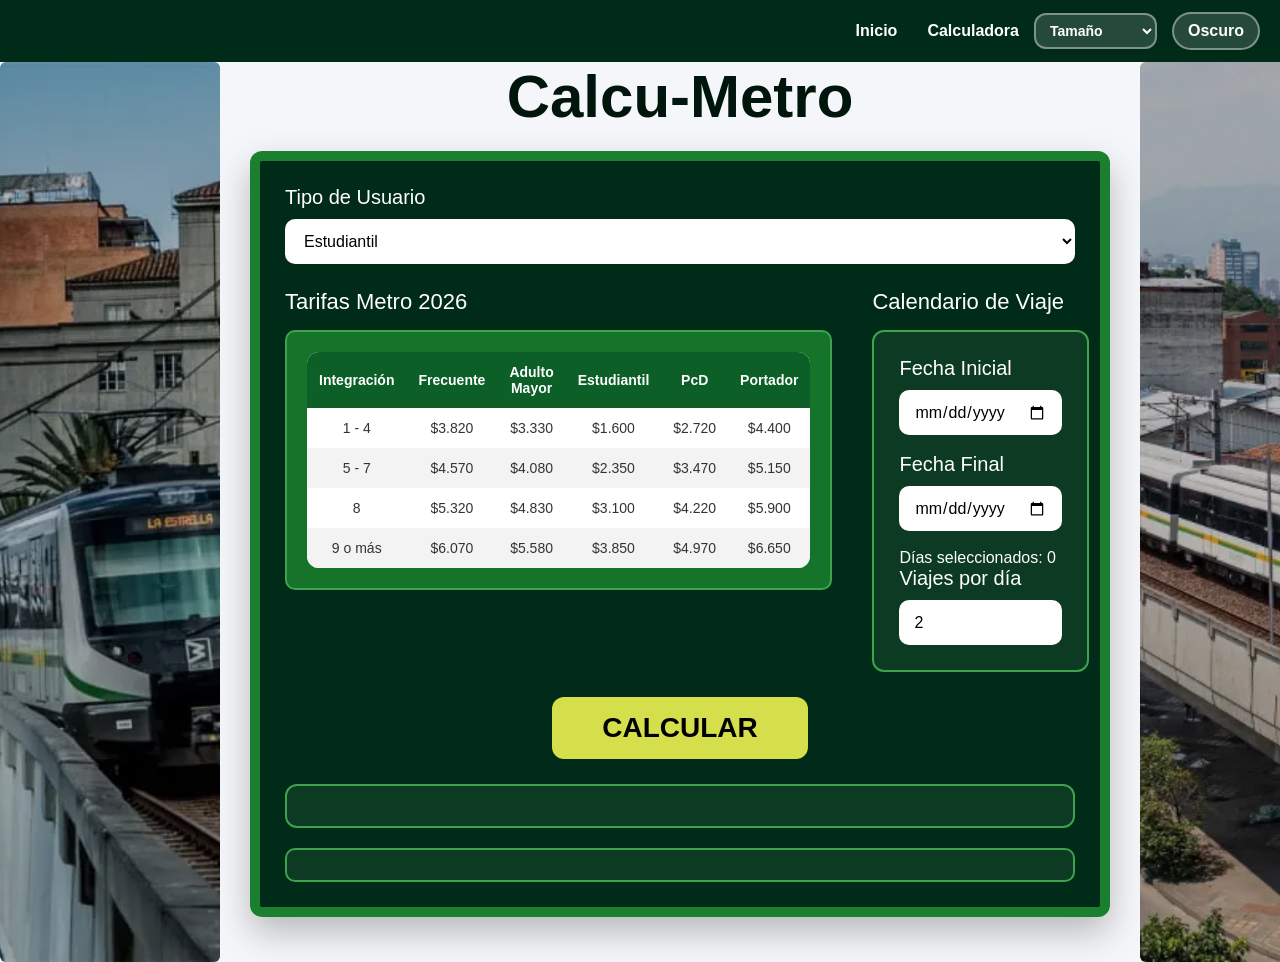
<file: index.html>
<!DOCTYPE html>
<html lang="es">

<head>
  <meta charset="UTF-8" />
  <meta name="viewport" content="width=device-width, initial-scale=1.0" />
  <title>Calcu-Metro | Tarifas 2026</title>
  <link rel="stylesheet" href="style.css" />
</head>

<body>

  <header>
    <div
      style="display:flex; justify-content:flex-end; align-items:center; gap:15px; padding:12px 20px; background:#002b18;">
      <ul class="nav-linkss">
        <li>
          <a href="landing.html">Inicio</a>
        </li>

        <li>
          <a href="index.html">Calculadora</a>
        </li>
      </ul>


      <select id="tamano" onchange="cambiarTamano()">
        <option value="16" selected>Tamaño</option>
        <option value="14">Pequeño</option>
        <option value="16">Normal</option>
        <option value="20">Grande</option>
        <option value="24">Muy grande</option>
      </select>
      <button class="dark-toggle" id="darkToggle" onclick="toggleDark()"
        style="background:rgba(255,255,255,0.15); border:2px solid rgba(255,255,255,0.4); color:white; border-radius:50px; padding:6px 14px; font-size:1rem; cursor:pointer;">
        Oscuro
      </button>
    </div>

  </header>


  <div class="container">

    <div class="banner banner1"></div>

    <div class="main">
      <h1>Calcu-Metro</h1>

      <div class="card">
        <label>Tipo de Usuario</label>
        <select id="tipoUsuario">
          <option value="Frecuente">Frecuente</option>
          <option value="Adulto Mayor">Adulto Mayor</option>
          <option value="Estudiantil" selected>Estudiantil</option>
          <option value="PcD">Persona con Discapacidad (PcD)</option>
          <option value="Portador">Portador</option>
        </select>

        <div class="grid">

          <div>
            <div class="section-title">Tarifas Metro 2026</div>
            <div class="radio-box">
              <table class="tabla-tarifas">
                <thead>
                  <tr>
                    <th>Integración</th>
                    <th>Frecuente</th>
                    <th>Adulto Mayor</th>
                    <th>Estudiantil</th>
                    <th>PcD</th>
                    <th>Portador</th>
                  </tr>
                </thead>
                <tbody>
                  <tr>
                    <td>1 - 4</td>
                    <td>$3.820</td>
                    <td>$3.330</td>
                    <td>$1.600</td>
                    <td>$2.720</td>
                    <td>$4.400</td>
                  </tr>
                  <tr>
                    <td>5 - 7</td>
                    <td>$4.570</td>
                    <td>$4.080</td>
                    <td>$2.350</td>
                    <td>$3.470</td>
                    <td>$5.150</td>
                  </tr>
                  <tr>
                    <td>8</td>
                    <td>$5.320</td>
                    <td>$4.830</td>
                    <td>$3.100</td>
                    <td>$4.220</td>
                    <td>$5.900</td>
                  </tr>
                  <tr>
                    <td>9 o más</td>
                    <td>$6.070</td>
                    <td>$5.580</td>
                    <td>$3.850</td>
                    <td>$4.970</td>
                    <td>$6.650</td>
                  </tr>
                </tbody>
              </table>


            </div>
          </div>

          <!-- CALENDARIO -->
          <div>
            <div class="section-title">Calendario de Viaje</div>

            <div class="calendar">

              <label>Fecha Inicial</label>
              <input type="date" id="fechaInicio">

              <br><br>

              <label>Fecha Final</label>
              <input type="date" id="fechaFin">

              <br><br>

              <p>
                Días seleccionados:
                <span id="diasSeleccionados">0</span>
              </p>

              <label>Viajes por día</label>
              <input type="number" id="viajesDia" min="1" value="2">

            </div>
          </div>

        </div>

        <div class="btn-area">
          <button id="calcular">
            CALCULAR
          </button>
        </div>

        <div id="resultado"></div>

        <div id="tip" class="tip-box"></div>

      </div>

    </div>

    <div class="banner banner2"></div>

  </div>

  <script src="script.js"></script>
</file>
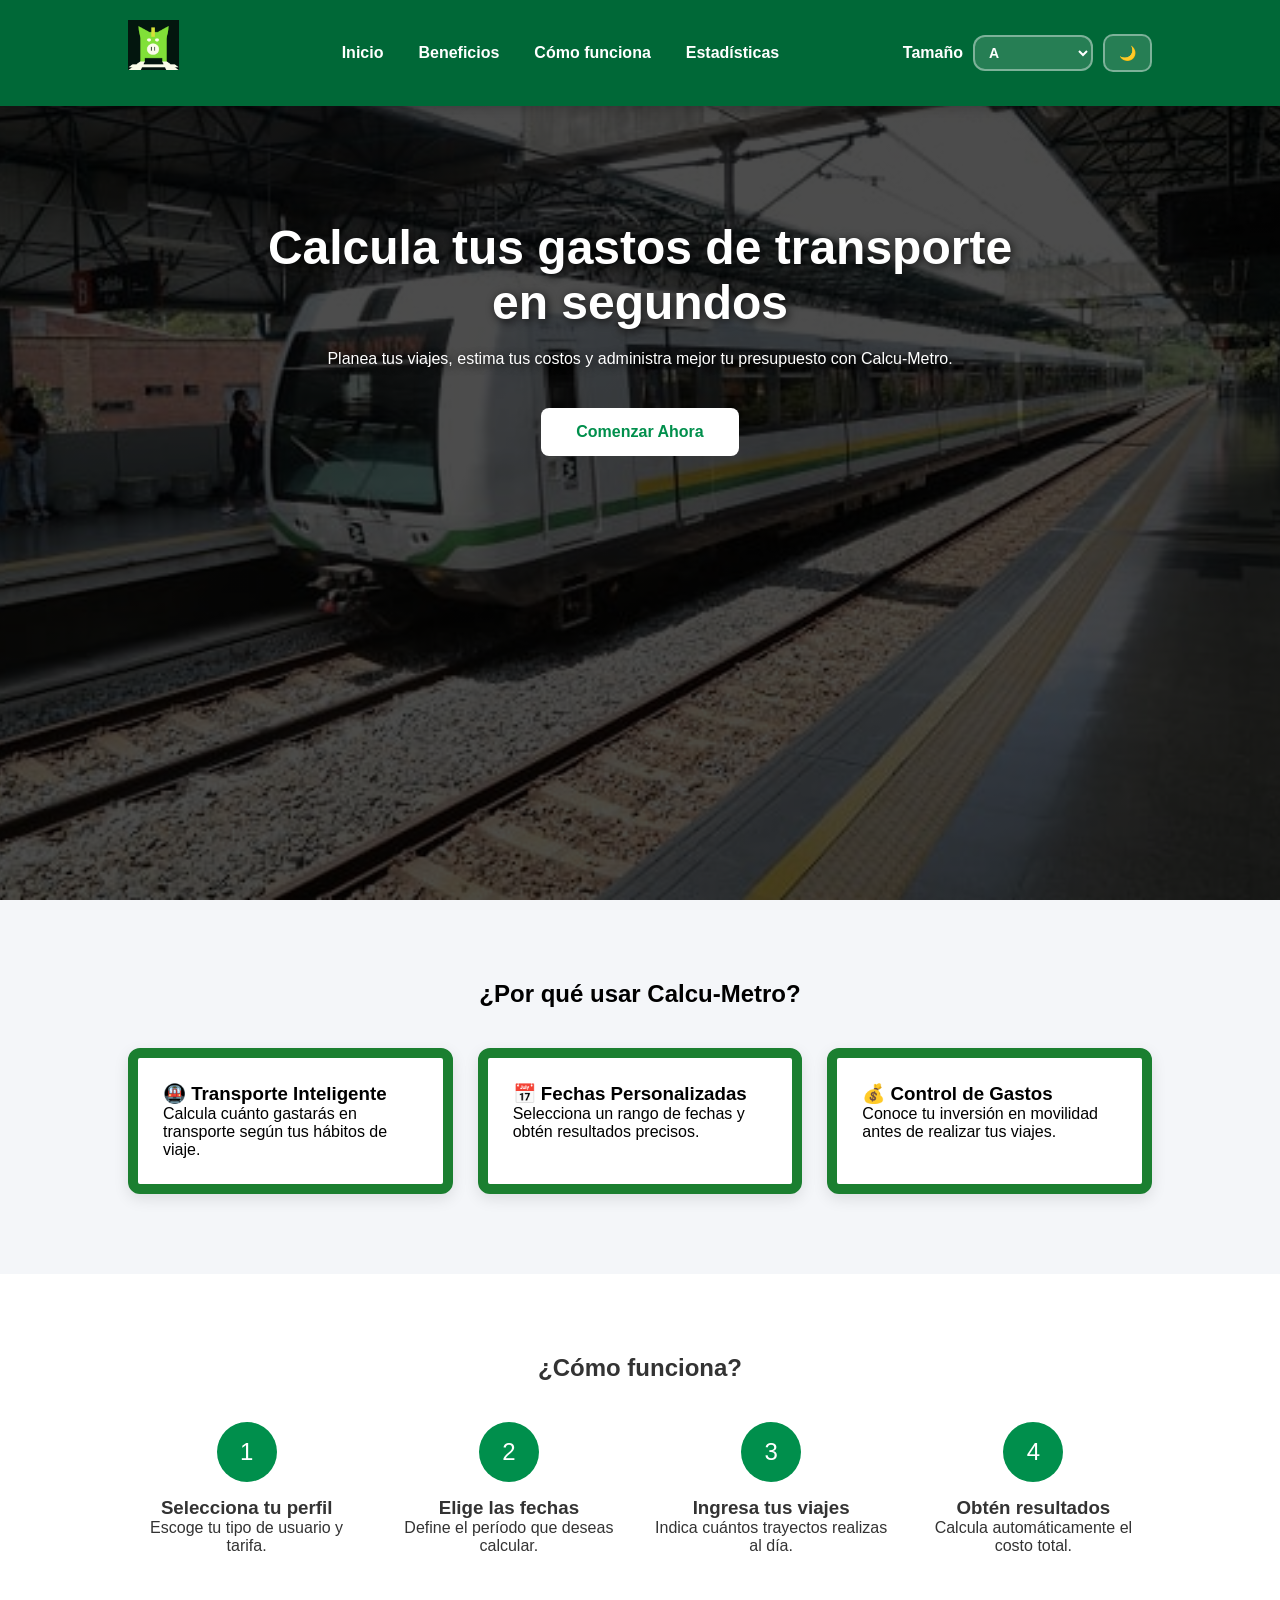
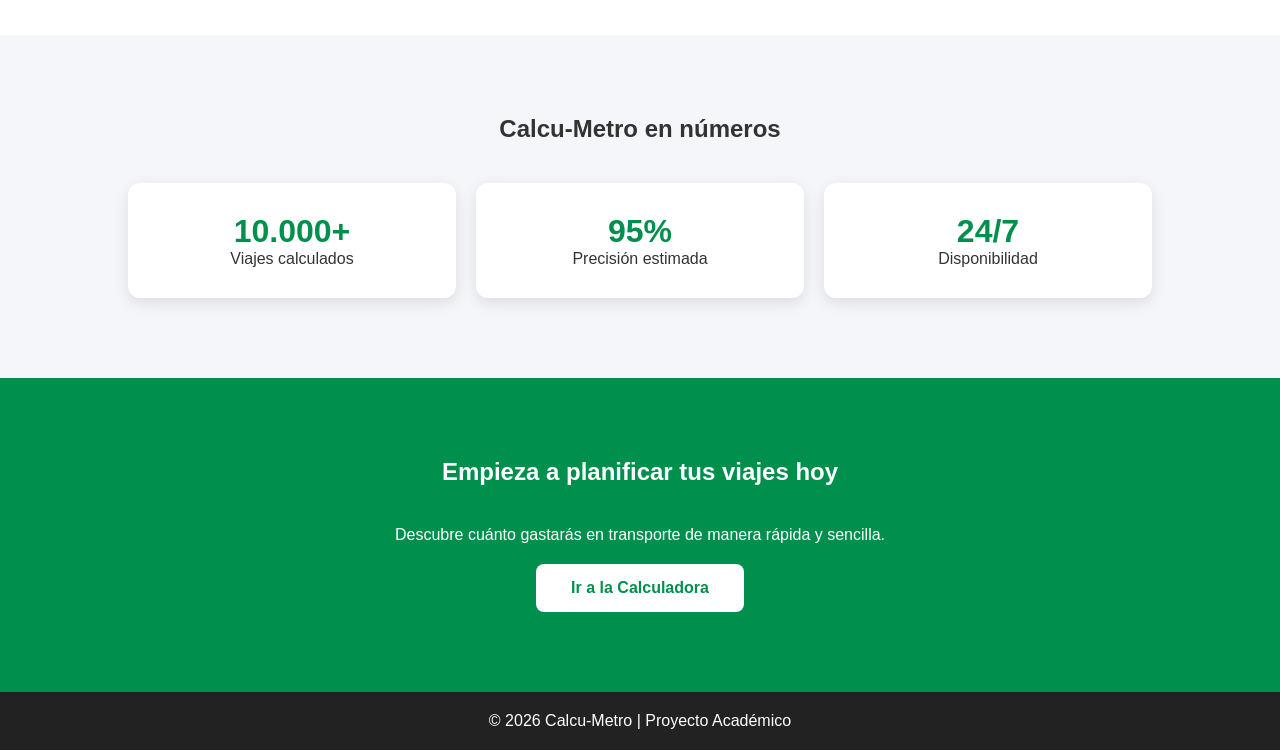
<file: landing.html>
<!DOCTYPE html>
<html lang="es">

<head>
    <meta charset="UTF-8">
    <meta name="viewport" content="width=device-width, initial-scale=1.0">
    <title>Calcu-Metro</title>
    <link rel="stylesheet" href="style.css">
</head>

<body>

    <header class="hero">

        <nav class="navbar">
            <div class="logo">
                <img src="img/logo.png" alt="Logo Calcu-Metro">
            </div>

            <ul>
                <li><a href="index.html">Inicio</a></li>
                <li><a href="#beneficios">Beneficios</a></li>
                <li><a href="#funciona">Cómo funciona</a></li>
                <li><a href="#estadisticas">Estadísticas</a></li>
            </ul>

            <div class="nav-actions">

                <label for="tamano">Tamaño</label>

                <select id="tamano" onchange="cambiarTamano()">
                    <option value="14">A-</option>
                    <option value="16" selected>A</option>
                    <option value="20">A+</option>
                    <option value="24">A++</option>
                </select>

                <button class="dark-toggle" id="darkToggle" onclick="toggleDark()">
                    🌙
                </button>

            </div>
        </nav>

        <div class="hero-content">

            <h1>Calcula tus gastos de transporte en segundos</h1>

            <p>
                Planea tus viajes, estima tus costos y administra
                mejor tu presupuesto con Calcu-Metro.

            </p>

            <a href="index.html" class="btn">
                Comenzar Ahora
            </a>

        </div>

    </header>

    <section id="beneficios" class="beneficios">

        <h2>¿Por qué usar Calcu-Metro?</h2>

        <div class="cards">

            <div class="card">
                <h3>🚇 Transporte Inteligente</h3>
                <p>
                    Calcula cuánto gastarás en transporte
                    según tus hábitos de viaje.
                </p>
            </div>

            <div class="card">
                <h3>📅 Fechas Personalizadas</h3>
                <p>
                    Selecciona un rango de fechas y obtén
                    resultados precisos.
                </p>
            </div>

            <div class="card">
                <h3>💰 Control de Gastos</h3>
                <p>
                    Conoce tu inversión en movilidad antes
                    de realizar tus viajes.
                </p>
            </div>

        </div>

    </section>

    <section id="funciona" class="funciona">

        <h2>¿Cómo funciona?</h2>

        <div class="steps">

            <div class="step">
                <span>1</span>
                <h3>Selecciona tu perfil</h3>
                <p>
                    Escoge tu tipo de usuario y tarifa.
                </p>
            </div>

            <div class="step">
                <span>2</span>
                <h3>Elige las fechas</h3>
                <p>
                    Define el período que deseas calcular.
                </p>
            </div>

            <div class="step">
                <span>3</span>
                <h3>Ingresa tus viajes</h3>
                <p>
                    Indica cuántos trayectos realizas al día.
                </p>
            </div>

            <div class="step">
                <span>4</span>
                <h3>Obtén resultados</h3>
                <p>
                    Calcula automáticamente el costo total.
                </p>
            </div>

        </div>

    </section>

    <section id="estadisticas" class="estadisticas">

        <h2>Calcu-Metro en números</h2>

        <div class="stats">

            <div class="stat">
                <h3>10.000+</h3>
                <p>Viajes calculados</p>
            </div>

            <div class="stat">
                <h3>95%</h3>
                <p>Precisión estimada</p>
            </div>

            <div class="stat">
                <h3>24/7</h3>
                <p>Disponibilidad</p>
            </div>

        </div>

    </section>

    <section class="cta">

        <h2>Empieza a planificar tus viajes hoy</h2>

        <p>
            Descubre cuánto gastarás en transporte
            de manera rápida y sencilla.
        </p>

        <a href="index.html" class="btn">
            Ir a la Calculadora
        </a>

    </section>

    <footer>
        <p>© 2026 Calcu-Metro | Proyecto Académico</p>
    </footer>

    <script src="script.js"></script>
</body>

</html>
</file>
<file: style.css>
* {
    margin: 0;
    padding: 0;
    box-sizing: border-box;
    font-family: Arial, Helvetica, sans-serif;
}

body {
    background: #f3f2e8;
    min-height: 100vh;
}

.container {
    width: 100%;
    max-width: 1600px;
    margin: auto;

    display: grid;

    grid-template-columns: 220px 1fr 220px;

    gap: 30px;

    align-items: start;
}

/* BANNERS */

.banner {
    height: 550px;
    background: #137126;
    border-radius: 6px;
    overflow: hidden;
    display: flex;
    justify-content: center;
    align-items: center;
    color: white;
    font-size: 20px;
    font-weight: bold;
}

/* CONTENIDO */

.main {
    display: flex;
    flex-direction: column;
    align-items: center;
}

.logo {
    width: 90px;
    margin-bottom: 10px;
}

h1 {
    font-size: 60px;
    margin-bottom: 20px;
    color: #00150b;
}

.card {
    width: 100%;
    max-width: 860px;
    background: #002b18;
    border: 10px solid #1b7f30;
    border-radius: 10px;
    padding: 40px;
    color: white;
}

label {
    display: block;
    margin-bottom: 10px;
    font-size: 20px;
}

input[type="text"] {
    width: 300px;
    height: 40px;
    border-radius: 6px;
    border: none;
    padding: 10px;
    margin-bottom: 25px;
}

.grid {
    display: grid;
    grid-template-columns: 2fr 1fr;
    gap: 40px;
}

.section-title {
    font-size: 22px;
    margin-bottom: 15px;
}

.radio-box {
    background: #16742a;
    border: 2px solid #3ea34d;
    border-radius: 10px;
    padding: 20px;

    .radio-box {
        overflow-x: auto;
    }
}

.radio-box label {
    display: block;
    margin-bottom: 20px;
    font-size: 18px;
}

.calendar {
    background: #0d3a22;

    border: 2px solid #3ea34d;

    border-radius: 12px;

    padding: 25px;

    text-align: left;
}

.calendar table {
    width: 100%;
    border-collapse: collapse;
}

.calendar td {
    padding: 4px;
}

.btn-area {
    text-align: center;
    margin: 25px 0;
}

button {
    background: #d4df4b;
    color: #000;
    border: none;
    padding: 15px 50px;
    font-size: 28px;
    font-weight: bold;
    border-radius: 12px;
    cursor: pointer;
}

button:hover {
    transform: scale(1.03);
}

.tips {
    margin-top: 30px;
}

.tips h2 {
    margin-bottom: 20px;
    font-size: 28px;
}

.tip {
    display: flex;
    align-items: center;
    gap: 15px;
    margin-bottom: 20px;
}

.check {
    color: #d4df4b;
    font-size: 34px;
}

.tip-text {
    flex: 1;
    border: 2px solid #2d8d3b;
    border-radius: 8px;
    padding: 10px;
}

@media(max-width:900px) {

    .container {
        grid-template-columns: 1fr;
    }

    .banner {
        display: none;
    }

    .grid {
        grid-template-columns: 1fr;
    }

    h1 {
        font-size: 42px;
    }
}

* {
    margin: 0;
    padding: 0;
    box-sizing: border-box;
    font-family: Arial, Helvetica, sans-serif;
}

body {
    background: #f4f6f9;
    color: #333;
}

.hero {
    min-height: 100vh;

    background-image:
        linear-gradient(rgba(0, 0, 0, 0.7),
            rgba(0, 0, 0, 0.7)),
        url("img/fondo.jpg");

    background-size: cover;
    background-position: center;
    background-repeat: no-repeat;

    color: white;
}

.navbar {
    display: flex;
    justify-content: space-between;
    align-items: center;

    padding: 20px 10%;

    background: #006837;

    position: fixed;
    top: 0;
    left: 0;

    width: 100%;

    z-index: 1000;

    box-shadow: 0 2px 10px rgba(0, 0, 0, 0.2);
}

.logo {
    font-size: 1.5rem;
    font-weight: bold;
}

.navbar ul {
    display: flex;
    list-style: none;
    gap: 35px;
}

.navbar a {
    color: white;
    text-decoration: none;
    font-weight: bold;
    transition: 0.3s;
}

.navbar a:hover {
    opacity: 0.8;
}

.hero-content {
    text-align: center;
    max-width: 800px;
    margin: auto;
    padding-top: 220px;
}

.hero-content h1 {
    font-size: 3rem;
    margin-bottom: 20px;
    color: white;
    text-shadow: 2px 2px 10px rgba(0, 0, 0, 0.8);
}

.hero-content p {
    color: white;
    text-shadow: 2px 2px 8px rgba(0, 0, 0, 0.8);
    margin-bottom: 40px;
}

.btn {
    display: inline-block;
    background: white;
    color: #008f4c;
    padding: 15px 35px;
    border-radius: 8px;
    text-decoration: none;
    font-weight: bold;
    transition: 0.3s;
}

.btn:hover {
    transform: translateY(-3px);
}

section {
    padding: 80px 10%;
}

section h2 {
    text-align: center;
    margin-bottom: 40px;
}

.cards {
    display: grid;
    grid-template-columns: repeat(auto-fit, minmax(250px, 1fr));
    gap: 25px;
}

.card {
    background: white;
    padding: 25px;
    border-radius: 12px;
    box-shadow: 0 5px 15px rgba(0, 0, 0, 0.1);
}

.funciona {
    background: white;
}

.steps {
    display: grid;
    grid-template-columns: repeat(auto-fit, minmax(220px, 1fr));
    gap: 25px;
}

.step {
    text-align: center;
}

.step span {
    display: inline-flex;
    width: 60px;
    height: 60px;
    border-radius: 50%;
    background: #008f4c;
    color: white;
    justify-content: center;
    align-items: center;
    font-size: 1.5rem;
    margin-bottom: 15px;
}

.stats {
    display: grid;
    grid-template-columns: repeat(3, 1fr);
    gap: 20px;
}

.stat {
    background: white;
    padding: 30px;
    border-radius: 12px;
    text-align: center;
    box-shadow: 0 5px 15px rgba(0, 0, 0, 0.1);
}

.stat h3 {
    color: #008f4c;
    font-size: 2rem;
}

.cta {
    background: #008f4c;
    color: white;
    text-align: center;
}

.cta .btn {
    margin-top: 20px;
}

footer {
    background: #222;
    color: white;
    text-align: center;
    padding: 20px;
}

@media(max-width:768px) {

    .navbar {
        flex-direction: column;
        gap: 15px;
    }

    .hero-content h1 {
        font-size: 2rem;
    }

    .stats {
        grid-template-columns: 1fr;
    }

}

.logo img {
    height: 50px;
    width: auto;
}

.beneficios h2 {
    color: black;
}

.card h3 {
    color: black;
}

.card p {
    color: black;
}

/* Esta parte es para el boton de mood oscuro */

.dark-toggle {
    background: white;
    color: #008f4c;

    border: none;
    border-radius: 8px;

    padding: 11px 30px;

    font-size: 14px;
    font-weight: bold;

    cursor: pointer;
    transition: 0.3s;
}

.dark-toggle:hover {
    transform: scale(1.05);
}
.dark-toggle:hover {
    transform: scale(1.05);
}

body.dark-mode {
    background: #121212;
    color: white;
}

body.dark-mode .beneficios,
body.dark-mode .funciona,
body.dark-mode .estadisticas {
    background: #1e1e1e;
}

body.dark-mode .card,
body.dark-mode .stat {
    background: #2a2a2a;
    color: white;
}

body.dark-mode footer {
    background: #000;
}

body.dark-mode h1,
body.dark-mode h2,
body.dark-mode h3,
body.dark-mode p {
    color: white;
}

.main .card {
    background: #002b18 !important;
    border: 10px solid #1b7f30 !important;
    color: white !important;
    box-shadow:
        0 15px 35px rgba(0, 0, 0, 0.25);
}

.calendar p {
    color: white;
}

.banner {
    width: 200px;
    min-height: 100vh;

    background-size: cover;
    background-position: center;
    background-repeat: no-repeat;
}

.banner1 {
    background-image: url("img/foto1.jpg");
}

.banner2 {
    background-image: url("img/foto2.jpg");
}

.banner {
    width: 220px;
    min-height: 100vh;

    background-size: cover;
    background-position: center;

    position: relative;
}

.banner::before {
    content: "";

    position: absolute;
    inset: 0;

    background: rgba(0, 0, 0, 0.25);
}

@media(max-width:768px) {

    .banner {
        display: none;
    }

}

.nav-linkss {
    list-style: none;
    display: flex;
    gap: 30px;
}

.nav-linkss a {
    text-decoration: none;
    color: white;
    font-size: 1rem;
    font-weight: 600;
    transition: 0.3s;
}

.nav-linkss a:hover {
    color: #d4df4b;
}

.tabla-tarifas {
    width: 100%;

    border-collapse: collapse;
    overflow: hidden;
    border-radius: 12px;
    background: white;
    color: #333;
    font-size: 14px;
}

.tabla-tarifas thead {
    background: #0c5f27;
    color: white;
}

.tabla-tarifas th,
.tabla-tarifas td {
    padding: 12px;
    text-align: center;
}

.tabla-tarifas tbody tr:nth-child(even) {
    background: #f3f3f3;
}

.tabla-tarifas tbody tr:hover {
    background: #dff5e3;
    transition: 0.3s;
}

#tipoUsuario {
    width: 100%;
    height: 45px;

    border: none;
    border-radius: 10px;

    padding: 0 15px;

    font-size: 16px;

    background: white;

    margin-bottom: 25px;
}

input[type="date"] {
    width: 100%;
    height: 45px;

    border: none;
    border-radius: 10px;

    padding: 0 15px;

    font-size: 16px;

    background: white;
}

input[type="number"] {
    width: 100%;
    height: 45px;

    border: none;
    border-radius: 10px;

    padding: 0 15px;

    font-size: 16px;

    background: white;
}

#resultado {
    margin-top: 25px;
    background: #0d3a22;
    border: 2px solid #3ea34d;
    border-radius: 12px;
    padding: 20px;
    color: white;
    line-height: 1.8;
    font-size: 18px;
}

#resultado p,
#resultado strong {
    color: white;
}

#resultado h2 {
    color: #d4df4b;
    margin-bottom: 15px;
}

.tip-box {
    margin-top: 20px;
    padding: 15px;
    background: #0d3a22;
    color: white;
    border: 2px solid #3ea34d;
    border-radius: 10px;
    font-size: 16px;
    font-weight: bold;
}

body.dark .tip-box {
    background: #1f2a1f;
    color: rgb(202, 0, 0);
    border-left-color: #66bb6a;
}

/* Selector de tamaño */

#tamano {
    background: white;
    color: #008f4c;

    border: none;
    border-radius: 8px;

    padding: 10px 15px;

    font-size: 14px;
    font-weight: bold;

    cursor: pointer;

    transition: all 0.3s ease;
}

#tamano:hover {
    transform: translateY(-2px);
    box-shadow: 0 4px 12px rgba(0, 0, 0, 0.15);
}

#tamano:focus {
    outline: none;
}

#tamano option {
    background: white;
    color: #333;
}

.nav-actions {
    display: flex;
    align-items: center;
    gap: 10px;
}

.nav-actions label {
    color: white;
    font-weight: 600;
    margin: 0;
}

#tamano {
    height: 36px;
    min-width: 120px;

    padding: 0 10px;

    font-size: 14px;
    font-weight: 600;

    color: white;

    background: rgba(255,255,255,0.15);
    border: 2px solid rgba(255,255,255,0.4);
    border-radius: 12px;

    cursor: pointer;
}

#tamano option {
    color: black;
}

.dark-toggle {
    height: 38px;

    background: rgba(255,255,255,0.15);
    border: 2px solid rgba(255,255,255,0.4);

    color: white;

    border-radius: 10px;

    padding: 0 14px;

    font-size: 14px;
    font-weight: bold;

    cursor: pointer;

    transition: .3s;
}

.dark-toggle:hover,
#tamano:hover {
    background: rgba(255,255,255,0.25);
}

.navbar label {
    color: white;
    font-weight: bold;
    font-size: 1rem;
    margin: 0;
}
</file>
